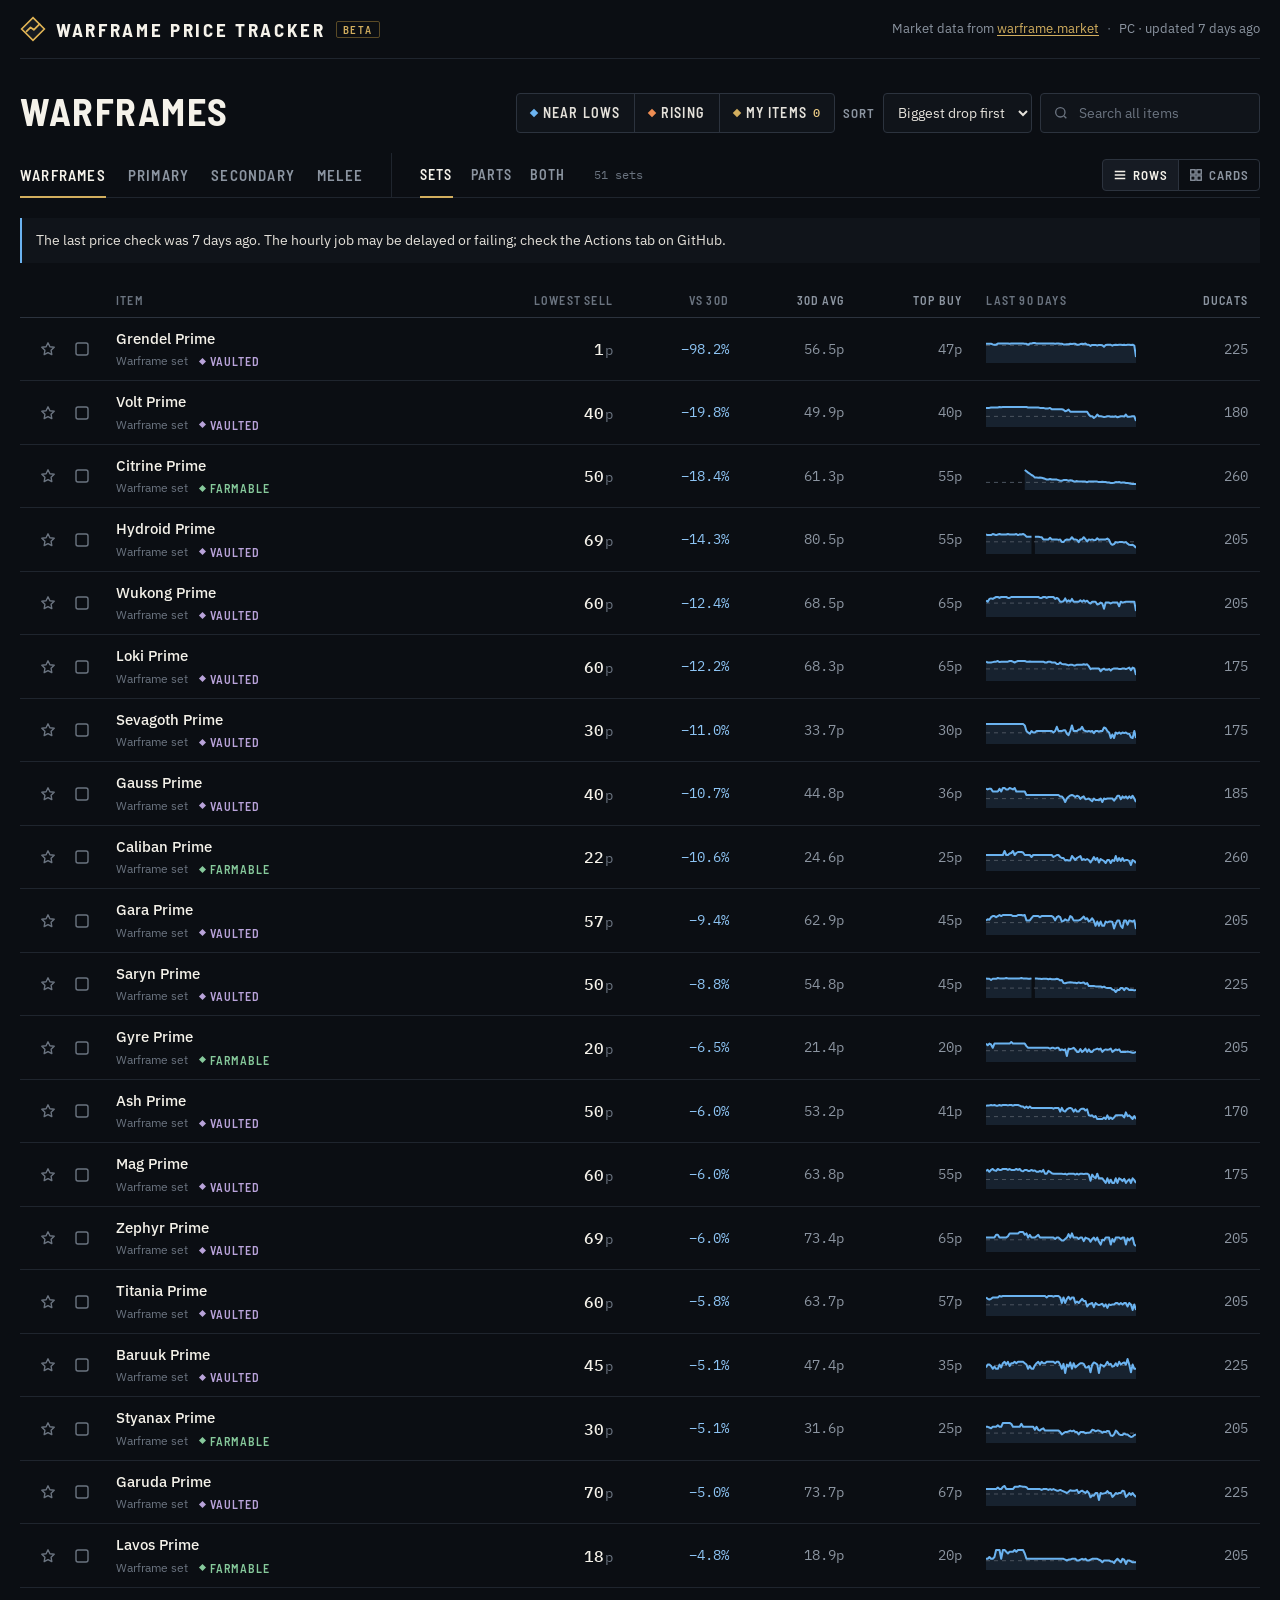
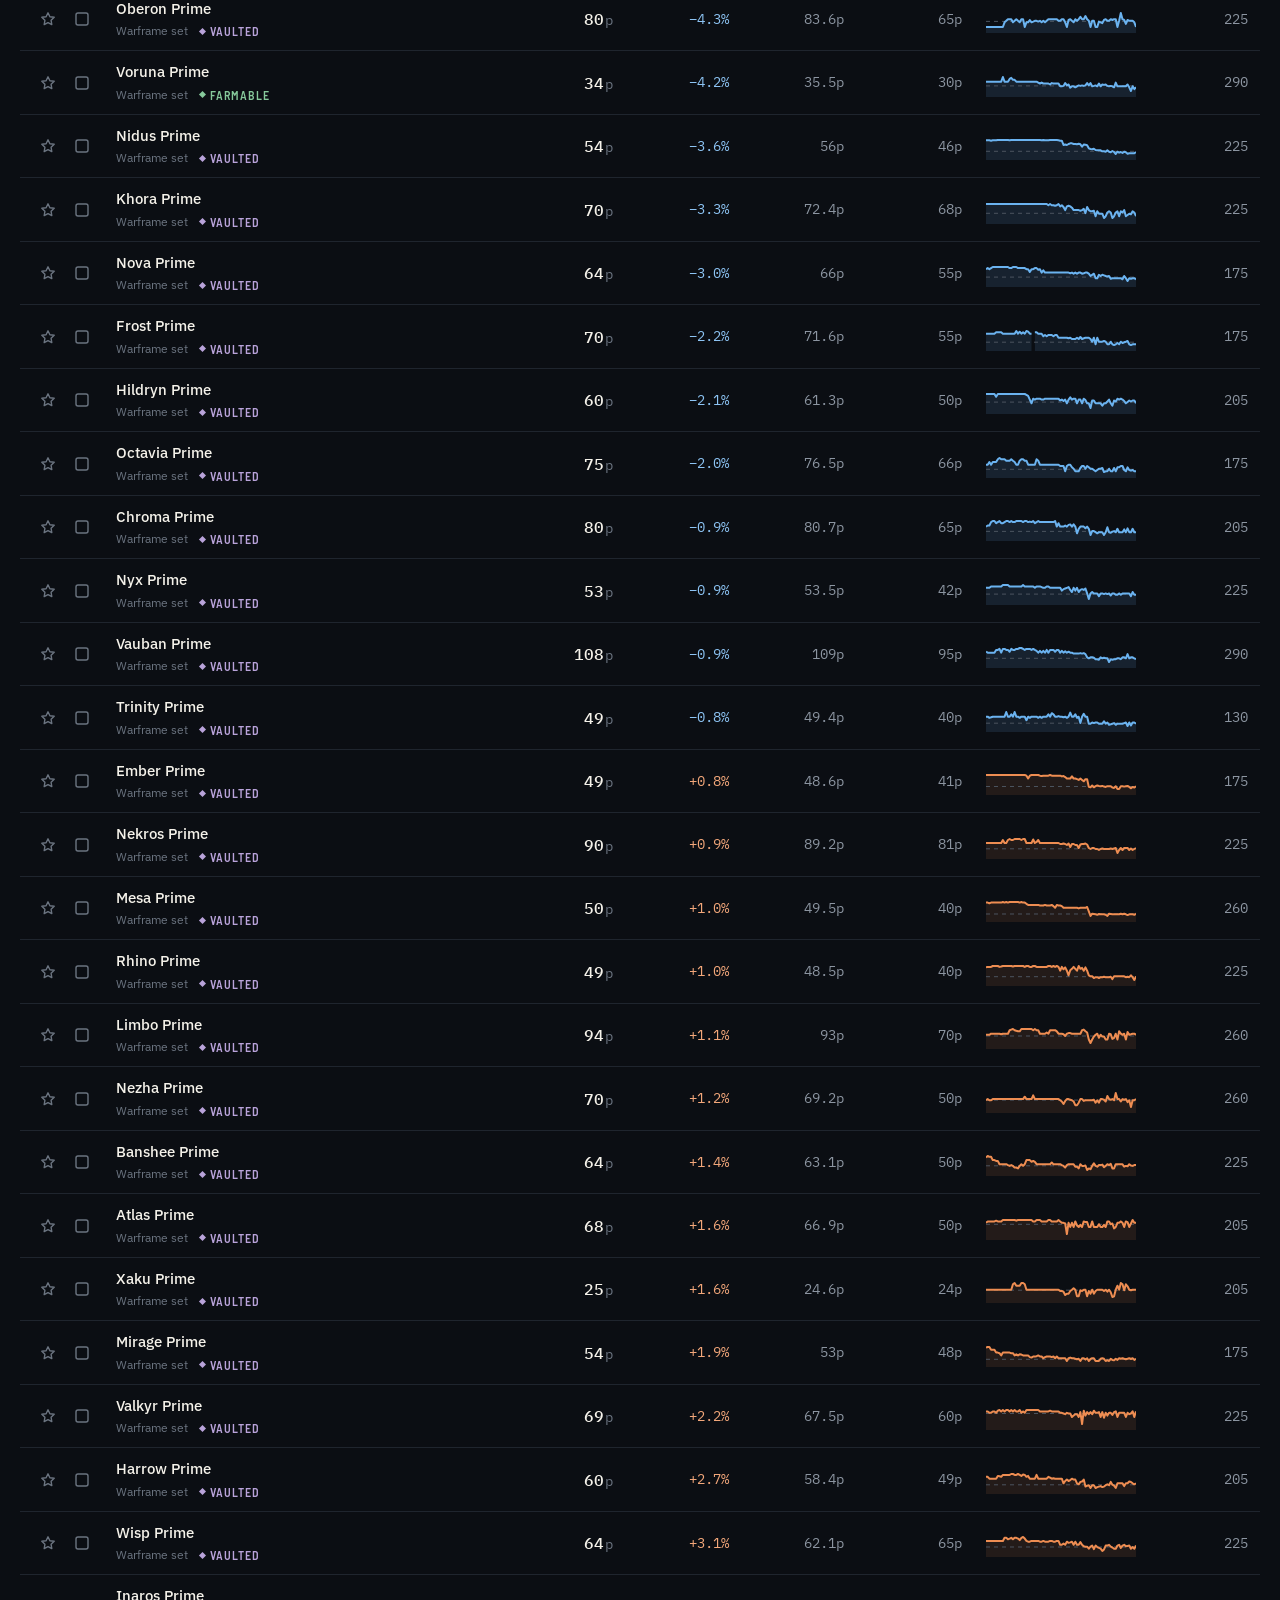
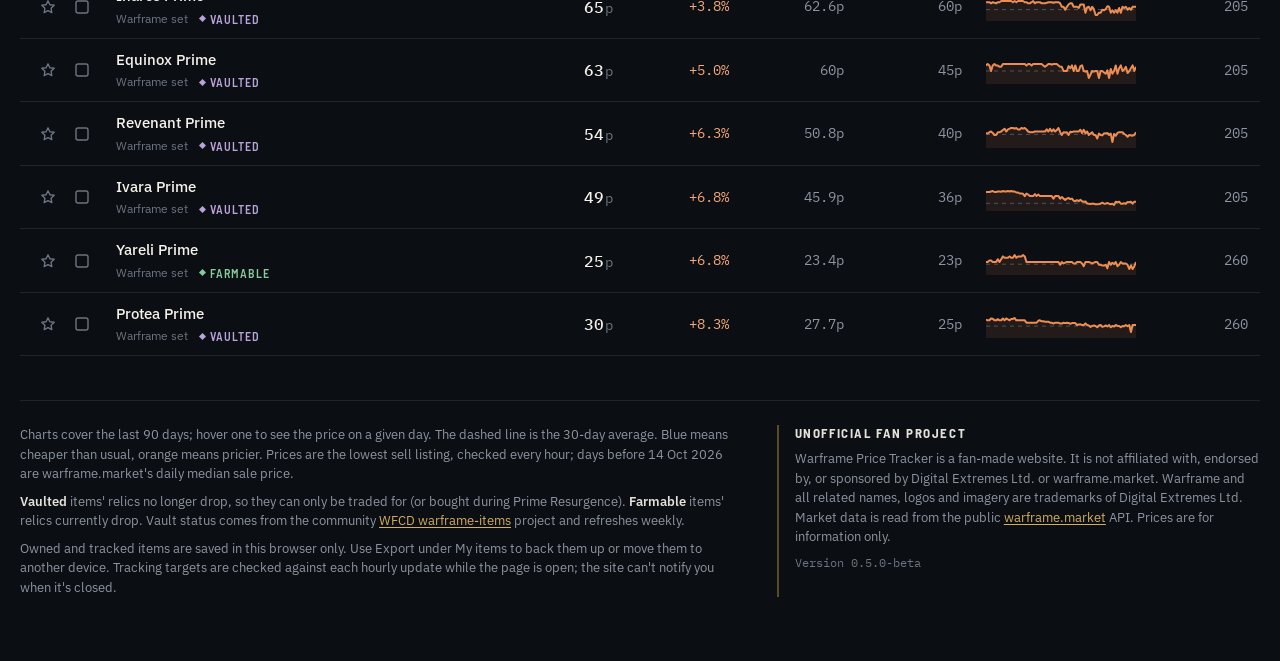
<file: index.html>
<!doctype html>
<html lang="en">
<head>
<meta charset="utf-8">
<meta name="viewport" content="width=device-width, initial-scale=1">
<meta name="robots" content="noindex">
<title>Warframe Price Tracker</title>
<meta name="description" content="Unofficial fan-made price tracker for prime Warframes, weapons and parts, with 90-day history. Market data from warframe.market.">
<link rel="icon" href="data:image/svg+xml,%3Csvg xmlns='http://www.w3.org/2000/svg' viewBox='0 0 32 32'%3E%3Cpath d='M16 2 30 16 16 30 2 16Z' fill='%23151A21' stroke='%23E0B354' stroke-width='2.5'/%3E%3Cpath d='M8 19l5-5 4 3 7-7' fill='none' stroke='%23E0B354' stroke-width='2.5' stroke-linecap='round' stroke-linejoin='round'/%3E%3C/svg%3E">
<link rel="preconnect" href="https://fonts.googleapis.com">
<link rel="preconnect" href="https://fonts.gstatic.com" crossorigin>
<link href="https://fonts.googleapis.com/css2?family=Barlow+Semi+Condensed:wght@500;600;700&family=IBM+Plex+Sans:wght@400;500;600&family=IBM+Plex+Mono:wght@400;500&display=swap" rel="stylesheet">
<link rel="stylesheet" href="assets/style.css">
<script src="assets/app.js" defer></script>
</head>
<body>
<div class="wrap">
  <header class="brand">
    <a class="brand-home" href="./" aria-label="Warframe Price Tracker, home">
      <svg class="brand-logo" viewBox="0 0 32 32" aria-hidden="true"><path d="M16 2 30 16 16 30 2 16Z" fill="#151A21" stroke="#E0B354" stroke-width="2"/><path d="M8 19l5-5 4 3 7-7" fill="none" stroke="#E0B354" stroke-width="2.2" stroke-linecap="round" stroke-linejoin="round"/></svg>
      <span class="brand-name">Warframe Price Tracker</span>
      <span class="beta" title="Early version: numbers and layout may change">Beta</span>
    </a>
    <p class="brand-source">Market data from <a href="https://warframe.market" rel="noopener">warframe.market</a><span class="dot" aria-hidden="true">·</span><span id="meta">loading…</span></p>
  </header>

  <section class="top">
    <h1 id="heading">Prime Warframes</h1>
    <div class="controls">
      <div class="picks" id="picks" role="group" aria-label="Lists">
        <button type="button" class="pick-btn buy" data-group="buy" aria-pressed="false">Near lows</button>
        <button type="button" class="pick-btn sell" data-group="sell" aria-pressed="false">Rising</button>
        <button type="button" class="pick-btn owned" data-group="mine" aria-pressed="false">My items <span id="owned-count" class="pill">0</span></button>
      </div>
      <label class="field">Sort
        <select id="sort">
          <option value="drop">Biggest drop first</option>
          <option value="rise">Biggest rise first</option>
          <option value="name">Name</option>
          <option value="price-low">Cheapest first</option>
          <option value="price-high">Priciest first</option>
        </select>
      </label>
      <label class="search">
        <svg width="16" height="16" viewBox="0 0 24 24" fill="none" stroke="currentColor" stroke-width="2" aria-hidden="true"><circle cx="11" cy="11" r="7"/><path d="M20 20l-3.5-3.5"/></svg>
        <span class="sr-only">Search all items</span>
        <input id="search" type="search" placeholder="Search all items" autocomplete="off">
      </label>
    </div>
  </section>

  <nav class="filters" aria-label="Item type">
    <div class="tabs" id="groups" role="group" aria-label="Category">
      <button type="button" data-group="warframe" aria-pressed="true">Warframes</button>
      <button type="button" data-group="primary" aria-pressed="false">Primary</button>
      <button type="button" data-group="secondary" aria-pressed="false">Secondary</button>
      <button type="button" data-group="melee" aria-pressed="false">Melee</button>
    </div>
    <div class="tabs" id="kinds" role="group" aria-label="Sets or parts">
      <button type="button" data-kind="set" aria-pressed="true">Sets</button>
      <button type="button" data-kind="part" aria-pressed="false">Parts</button>
      <button type="button" data-kind="all" aria-pressed="false">Both</button>
    </div>
    <span id="count" class="count"></span>
    <div class="layout" id="layout" role="group" aria-label="Layout">
      <button type="button" data-layout="rows" aria-pressed="true">
        <svg viewBox="0 0 16 16" aria-hidden="true"><path d="M2 4h12M2 8h12M2 12h12"/></svg>Rows</button>
      <button type="button" data-layout="cards" aria-pressed="false">
        <svg viewBox="0 0 16 16" aria-hidden="true"><rect x="2" y="2" width="5" height="5"/><rect x="9" y="2" width="5" height="5"/><rect x="2" y="9" width="5" height="5"/><rect x="9" y="9" width="5" height="5"/></svg>Cards</button>
    </div>
  </nav>

  <div id="mine-bar" class="mine-bar" hidden>
    <div class="tabs" id="mine-tabs" role="group" aria-label="My items">
      <button type="button" data-group="owned" aria-pressed="false">Owned <span class="n" id="n-owned"></span></button>
      <button type="button" data-group="watch" aria-pressed="false">Tracking <span class="n" id="n-watch"></span></button>
    </div>
    <div class="pf-actions">
      <button type="button" class="pf-btn" id="export-btn" title="Download your owned and tracked lists as a file">Export</button>
      <button type="button" class="pf-btn" id="import-btn" title="Load a file made with Export">Import</button>
    </div>
  </div>
  <p id="pick-note" class="pick-note" hidden></p>
  <div id="notice" class="notice" hidden></div>
  <section id="portfolio" class="portfolio" aria-label="Value of your owned items" hidden></section>

  <main id="grid" class="grid" aria-live="polite">
    <p class="empty">Loading prices…</p>
  </main>

  <footer class="foot">
    <div class="foot-info">
      <p>Charts cover the last 90 days; hover one to see the price on a given day. The dashed line is the 30-day average. Blue means cheaper than usual, orange means pricier. Prices are the lowest sell listing, checked every hour; days before 14 Oct 2026 are warframe.market's daily median sale price.</p>
      <p><b>Vaulted</b> items' relics no longer drop, so they can only be traded for (or bought during Prime Resurgence). <b>Farmable</b> items' relics currently drop. Vault status comes from the community <a href="https://github.com/WFCD/warframe-items" rel="noopener">WFCD warframe-items</a> project and refreshes weekly.</p>
      <p>Owned and tracked items are saved in this browser only. Use Export under My items to back them up or move them to another device. Tracking targets are checked against each hourly update while the page is open; the site can't notify you when it's closed.</p>
    </div>
    <div class="disclaimer">
      <p class="disclaimer-title">Unofficial fan project</p>
      <p>Warframe Price Tracker is a fan-made website. It is not affiliated with, endorsed by, or sponsored by Digital Extremes Ltd. or warframe.market. Warframe and all related names, logos and imagery are trademarks of Digital Extremes Ltd. Market data is read from the public <a href="https://warframe.market" rel="noopener">warframe.market</a> API. Prices are for information only.</p>
      <p class="version"><span id="version"></span></p>
    </div>
  </footer>
</div>
</body>
</html>
</file>
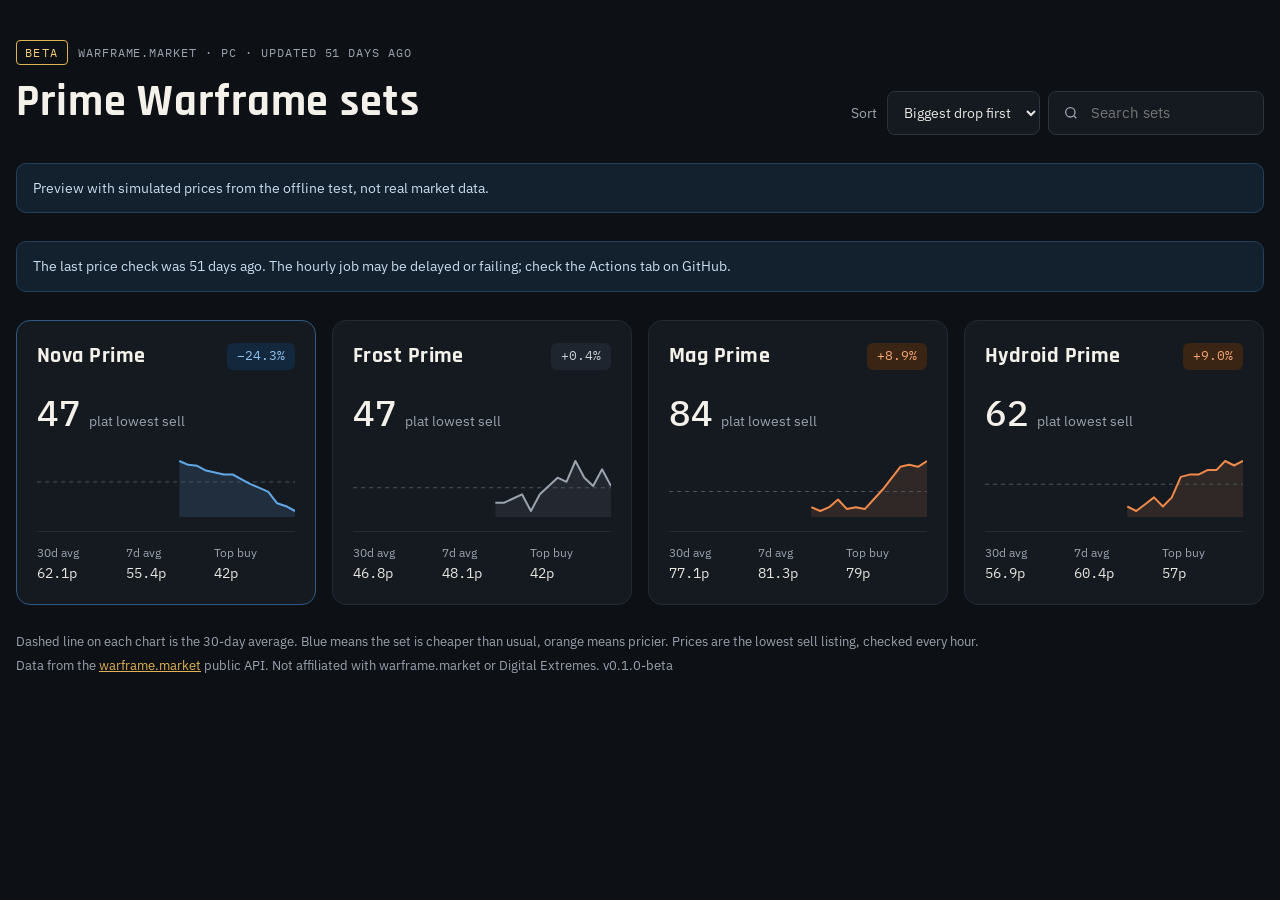
<file: prime-set-tracker/preview.html>
<!doctype html>
<html lang="en">
<head>
<meta charset="utf-8">
<meta name="viewport" content="width=device-width, initial-scale=1">
<meta name="robots" content="noindex">
<title>Prime Set Tracker (beta)</title>
<meta name="description" content="Price trends for prime Warframe sets, snapshotted hourly from the warframe.market API.">
<link rel="preconnect" href="https://fonts.googleapis.com">
<link rel="preconnect" href="https://fonts.gstatic.com" crossorigin>
<link href="https://fonts.googleapis.com/css2?family=Rajdhani:wght@600;700&family=IBM+Plex+Sans:wght@400;500;600&family=IBM+Plex+Mono:wght@400;500&display=swap" rel="stylesheet">
<style>:root {
  --ground: #0D1015;
  --panel: #151A21;
  --panel-2: #1E252E;
  --line: #232A33;
  --line-2: #2B333D;
  --text: #E8E6E1;
  --text-strong: #F4F1EA;
  --muted: #9AA3AE;
  --gold: #E0B354;
  --gold-soft: #F2CD7A;
  --down: #62A8E8;
  --down-text: #8CC2F2;
  --down-bg: #13283D;
  --up: #F08A4B;
  --up-text: #F5A673;
  --up-bg: #3A2414;
  --font-body: "IBM Plex Sans", system-ui, sans-serif;
  --font-display: "Rajdhani", "IBM Plex Sans", sans-serif;
  --font-mono: "IBM Plex Mono", ui-monospace, monospace;
  color-scheme: dark;
}

* { box-sizing: border-box; }
body { margin: 0; background: var(--ground); color: var(--text); font-family: var(--font-body); font-size: 15px; line-height: 1.45; }
a { color: var(--gold); }
a:hover { color: var(--gold-soft); }
.sr-only { position: absolute; width: 1px; height: 1px; overflow: hidden; clip: rect(0 0 0 0); white-space: nowrap; }

.wrap { max-width: 1280px; margin: 0 auto; padding: 40px 16px 64px; display: flex; flex-direction: column; gap: 28px; }

.top { display: flex; flex-wrap: wrap; align-items: flex-end; justify-content: space-between; gap: 16px; }
.titles { display: flex; flex-direction: column; gap: 6px; }
.eyebrow { display: flex; flex-wrap: wrap; align-items: center; gap: 10px; font-family: var(--font-mono); font-size: 12px; letter-spacing: 0.08em; text-transform: uppercase; color: var(--muted); }
.beta { padding: 3px 8px; border-radius: 4px; border: 1px solid var(--gold); color: var(--gold-soft); letter-spacing: 0.12em; }
h1 { margin: 0; font-family: var(--font-display); font-weight: 700; font-size: clamp(32px, 6vw, 44px); letter-spacing: 0.02em; color: var(--text-strong); }

.controls { display: flex; flex-wrap: wrap; gap: 8px; }
.field { display: flex; align-items: center; gap: 10px; font-size: 14px; color: var(--muted); }
select, .search { height: 44px; border-radius: 8px; border: 1px solid var(--line-2); background: var(--panel); color: var(--text); font: inherit; }
select { padding: 0 12px; }
.search { display: flex; align-items: center; gap: 10px; padding: 0 14px; color: var(--muted); }
.search input { width: 160px; border: 0; background: transparent; color: var(--text); font: inherit; }
.search:focus-within, select:focus-visible { outline: 2px solid var(--gold); outline-offset: 2px; }
.search input:focus { outline: none; }

.notice { padding: 14px 16px; border-radius: 10px; background: #13202D; border: 1px solid #23415E; color: #C9DDF0; font-size: 14px; }

.grid { display: grid; grid-template-columns: repeat(auto-fill, minmax(280px, 1fr)); gap: 16px; }
.empty { grid-column: 1 / -1; color: var(--muted); }

.card { display: flex; flex-direction: column; gap: 14px; padding: 20px; border-radius: 14px; background: var(--panel); border: 1px solid var(--line); color: var(--text); text-decoration: none; transition: border-color 120ms ease; }
.card:hover { color: var(--text); border-color: var(--line-2); }
.card:focus-visible { outline: 2px solid var(--gold); outline-offset: 2px; }
.card.deal { border-color: #2F5A82; }
.card-head { display: flex; align-items: center; justify-content: space-between; gap: 8px; }
.card-name { font-family: var(--font-display); font-weight: 700; font-size: 22px; letter-spacing: 0.02em; color: var(--text-strong); }
.badge { padding: 4px 10px; border-radius: 6px; font-family: var(--font-mono); font-size: 13px; white-space: nowrap; background: var(--panel-2); color: #C9CED4; }
.badge.down { background: var(--down-bg); color: var(--down-text); }
.badge.up { background: var(--up-bg); color: var(--up-text); }
.price { display: flex; align-items: baseline; gap: 8px; }
.price-num { font-family: var(--font-mono); font-size: 36px; font-weight: 500; color: var(--text-strong); }
.price-label { font-size: 14px; color: var(--muted); }
.chart { width: 100%; height: 64px; display: block; }
.chart-empty { height: 64px; display: flex; align-items: center; justify-content: center; border-radius: 8px; background: var(--ground); color: var(--muted); font-size: 13px; text-align: center; padding: 0 12px; }
.stats { display: grid; grid-template-columns: repeat(3, minmax(0, 1fr)); gap: 8px; padding-top: 12px; border-top: 1px solid var(--line); font-size: 12px; color: var(--muted); }
.stats div { display: flex; flex-direction: column; gap: 2px; }
.stats b { font-family: var(--font-mono); font-size: 14px; font-weight: 400; color: var(--text); }

.foot { display: flex; flex-direction: column; gap: 6px; font-size: 13px; color: var(--muted); }
.foot p { margin: 0; }
</style>

</head>
<body>
<div class="wrap">
  <header class="top">
    <div class="titles">
      <div class="eyebrow">
        <span class="beta" title="Early version: numbers and layout may change">Beta</span>
        <span id="meta">warframe.market · loading…</span>
      </div>
      <h1>Prime Warframe sets</h1>
    </div>
    <div class="controls">
      <label class="field">Sort
        <select id="sort">
          <option value="drop">Biggest drop first</option>
          <option value="rise">Biggest rise first</option>
          <option value="name">Name</option>
          <option value="price-low">Cheapest first</option>
          <option value="price-high">Priciest first</option>
        </select>
      </label>
      <label class="search">
        <svg width="16" height="16" viewBox="0 0 24 24" fill="none" stroke="currentColor" stroke-width="2" aria-hidden="true"><circle cx="11" cy="11" r="7"/><path d="M20 20l-3.5-3.5"/></svg>
        <span class="sr-only">Search sets</span>
        <input id="search" type="search" placeholder="Search sets" autocomplete="off">
      </label>
    </div>
  </header>

  <div class="notice">Preview with simulated prices from the offline test, not real market data.</div><div id="notice" class="notice" hidden></div>

  <main id="grid" class="grid" aria-live="polite">
    <p class="empty">Loading prices…</p>
  </main>

  <footer class="foot">
    <p>Dashed line on each chart is the 30-day average. Blue means the set is cheaper than usual, orange means pricier. Prices are the lowest sell listing, checked every hour.</p>
    <p>Data from the <a href="https://warframe.market">warframe.market</a> public API. Not affiliated with warframe.market or Digital Extremes. <span id="version"></span></p>
  </footer>
</div>
<script>window.PST_DATA = {
 "version": "0.1.0-beta",
 "platform": "pc",
 "generated": "2026-10-14T21:00:00Z",
 "snapshot": "2026-10-14T21:00:00Z",
 "spark_start": "2026-09-15",
 "sets": [
  {
   "slug": "frost_prime_set",
   "name": "Frost Prime Set",
   "ducats": 175,
   "sell": 47.0,
   "buy": 42.0,
   "avg7": 48.1,
   "avg30": 46.8,
   "change_pct": 0.4,
   "spark": [
    null,
    null,
    null,
    null,
    null,
    null,
    null,
    null,
    null,
    null,
    null,
    null,
    null,
    null,
    null,
    null,
    45.0,
    45.0,
    45.5,
    46.0,
    44.0,
    46.0,
    47.0,
    48.0,
    47.5,
    50.0,
    48.0,
    47.0,
    49.0,
    47.0
   ],
   "tracked_since": "2026-10-01"
  },
  {
   "slug": "hydroid_prime_set",
   "name": "Hydroid Prime Set",
   "ducats": 205,
   "sell": 62.0,
   "buy": 57.0,
   "avg7": 60.4,
   "avg30": 56.9,
   "change_pct": 9.0,
   "spark": [
    null,
    null,
    null,
    null,
    null,
    null,
    null,
    null,
    null,
    null,
    null,
    null,
    null,
    null,
    null,
    null,
    52.0,
    51.0,
    52.5,
    54.0,
    52.0,
    54.0,
    58.5,
    59.0,
    59.0,
    60.0,
    60.0,
    62.0,
    61.0,
    62.0
   ],
   "tracked_since": "2026-10-01"
  },
  {
   "slug": "mag_prime_set",
   "name": "Mag Prime Set",
   "ducats": null,
   "sell": 84.0,
   "buy": 79.0,
   "avg7": 81.3,
   "avg30": 77.1,
   "change_pct": 8.9,
   "spark": [
    null,
    null,
    null,
    null,
    null,
    null,
    null,
    null,
    null,
    null,
    null,
    null,
    null,
    null,
    null,
    null,
    73.0,
    72.0,
    73.0,
    75.0,
    72.5,
    73.0,
    72.5,
    75.0,
    77.5,
    80.5,
    83.5,
    84.0,
    83.5,
    85.0
   ],
   "tracked_since": "2026-10-01"
  },
  {
   "slug": "nova_prime_set",
   "name": "Nova Prime Set",
   "ducats": null,
   "sell": 47.0,
   "buy": 42.0,
   "avg7": 55.4,
   "avg30": 62.1,
   "change_pct": -24.3,
   "spark": [
    null,
    null,
    null,
    null,
    null,
    null,
    null,
    null,
    null,
    null,
    null,
    null,
    null,
    null,
    null,
    null,
    73.0,
    71.0,
    70.5,
    68.0,
    67.0,
    66.0,
    66.0,
    63.5,
    61.0,
    59.0,
    57.0,
    51.0,
    49.5,
    47.0
   ],
   "tracked_since": "2026-10-01"
  }
 ]
}
;</script><script>// Prime Set Tracker (beta): renders data/latest.json as a wall of cards.
(() => {
  "use strict";

  const STALE_HOURS = 3;
  const SVG = "http://www.w3.org/2000/svg";
  const grid = document.getElementById("grid");
  const meta = document.getElementById("meta");
  const notice = document.getElementById("notice");
  const sortSel = document.getElementById("sort");
  const search = document.getElementById("search");
  let sets = [];

  const el = (tag, cls, text) => {
    const n = document.createElement(tag);
    if (cls) n.className = cls;
    if (text != null) n.textContent = text;
    return n;
  };
  const svg = (tag, attrs) => {
    const n = document.createElementNS(SVG, tag);
    for (const [k, v] of Object.entries(attrs)) n.setAttribute(k, v);
    return n;
  };
  const plat = (v) => (v == null ? "–" : `${Math.round(v * 10) / 10}p`);
  const shortName = (name) => name.replace(/ Set$/, "");

  function ago(iso) {
    const mins = Math.round((Date.now() - new Date(iso).getTime()) / 60000);
    if (mins < 1) return "just now";
    if (mins < 60) return `${mins} min ago`;
    const h = Math.round(mins / 60);
    return h < 48 ? `${h} h ago` : `${Math.round(h / 24)} days ago`;
  }

  function sparkline(item) {
    const pts = item.spark.map((v, i) => [i, v]).filter(([, v]) => v != null);
    if (pts.length < 2) {
      const since = item.tracked_since ? ` since ${item.tracked_since}` : "";
      return el("div", "chart-empty", `Collecting history${since}`);
    }
    const W = 240, H = 64, n = item.spark.length - 1;
    const values = pts.map(([, v]) => v).concat(item.avg30 != null ? [item.avg30] : []);
    const min = Math.min(...values), max = Math.max(...values), span = max - min || 1;
    const x = (i) => (i / n) * W;
    const y = (v) => H - 6 - ((v - min) / span) * (H - 14);

    // Break the line where days are missing instead of drawing across gaps.
    let d = "", area = "", prev = -2, segStart = null;
    const closeArea = (lastI) => { if (segStart != null) area += `L${x(lastI).toFixed(1)},${H}L${x(segStart).toFixed(1)},${H}Z`; };
    for (const [i, v] of pts) {
      const p = `${x(i).toFixed(1)},${y(v).toFixed(1)}`;
      if (i !== prev + 1) { closeArea(prev); d += `M${p}`; area += `M${p}`; segStart = i; }
      else { d += `L${p}`; area += `L${p}`; }
      prev = i;
    }
    closeArea(prev);

    const dir = item.change_pct == null ? "flat" : item.change_pct < -0.5 ? "down" : item.change_pct > 0.5 ? "up" : "flat";
    const stroke = { down: "#62A8E8", up: "#F08A4B", flat: "#9AA3AE" }[dir];
    const fill = { down: "rgba(98,168,232,0.14)", up: "rgba(240,138,75,0.12)", flat: "rgba(154,163,174,0.10)" }[dir];
    const label = `${item.name}, ${pts.length} days of prices` +
      (item.avg30 != null ? `, 30-day average ${plat(item.avg30)}` : "");

    const s = svg("svg", { class: "chart", viewBox: `0 0 ${W} ${H}`, preserveAspectRatio: "none", role: "img", "aria-label": label });
    s.appendChild(svg("path", { d: area, fill }));
    if (item.avg30 != null) {
      const ay = y(item.avg30).toFixed(1);
      s.appendChild(svg("line", { x1: 0, x2: W, y1: ay, y2: ay, stroke: "#4A535E", "stroke-width": 1, "stroke-dasharray": "4 4", "vector-effect": "non-scaling-stroke" }));
    }
    s.appendChild(svg("path", { d, fill: "none", stroke, "stroke-width": 2, "stroke-linejoin": "round", "vector-effect": "non-scaling-stroke" }));
    return s;
  }

  function card(item) {
    const a = el("a", "card");
    a.href = `https://warframe.market/items/${encodeURIComponent(item.slug)}`;
    a.target = "_blank";
    a.rel = "noopener";
    if (item.change_pct != null && item.change_pct < -4) a.classList.add("deal");

    const head = el("div", "card-head");
    head.appendChild(el("div", "card-name", shortName(item.name)));
    let badge;
    if (item.change_pct == null) badge = el("span", "badge", "New");
    else {
      const p = item.change_pct;
      const dir = p < -0.5 ? "down" : p > 0.5 ? "up" : "";
      badge = el("span", `badge ${dir}`.trim(), `${p > 0 ? "+" : p < 0 ? "−" : ""}${Math.abs(p).toFixed(1)}%`);
      badge.title = "Lowest sell vs 30-day average";
    }
    head.appendChild(badge);

    const price = el("div", "price");
    price.appendChild(el("span", "price-num", item.sell == null ? "–" : String(Math.round(item.sell))));
    price.appendChild(el("span", "price-label", item.sell == null ? "no sellers right now" : "plat lowest sell"));

    const stats = el("div", "stats");
    for (const [label, value] of [["30d avg", plat(item.avg30)], ["7d avg", plat(item.avg7)], ["Top buy", plat(item.buy)]]) {
      const d = el("div", null, label);
      d.appendChild(el("b", null, value));
      stats.appendChild(d);
    }

    a.append(head, price, sparkline(item), stats);
    return a;
  }

  const sorters = {
    drop: (a, b) => (a.change_pct ?? Infinity) - (b.change_pct ?? Infinity),
    rise: (a, b) => (b.change_pct ?? -Infinity) - (a.change_pct ?? -Infinity),
    name: (a, b) => a.name.localeCompare(b.name),
    "price-low": (a, b) => (a.sell ?? Infinity) - (b.sell ?? Infinity),
    "price-high": (a, b) => (b.sell ?? -Infinity) - (a.sell ?? -Infinity),
  };

  function render() {
    const q = search.value.trim().toLowerCase();
    const list = sets.filter((s) => s.name.toLowerCase().includes(q)).sort(sorters[sortSel.value] || sorters.name);
    grid.replaceChildren(...(list.length ? list.map(card) : [el("p", "empty", "No sets match your search.")]));
  }

  async function load() {
    try {
      const res = { ok: true, json: async () => window.PST_DATA };
      if (!res.ok) throw new Error(`HTTP ${res.status}`);
      const data = await res.json();
      sets = data.sets || [];
      document.getElementById("version").textContent = `v${data.version}`;
      meta.textContent = data.snapshot
        ? `warframe.market · ${data.platform.toUpperCase()} · updated ${ago(data.snapshot)}`
        : `warframe.market · ${data.platform.toUpperCase()} · no snapshot yet`;
      if (data.snapshot) meta.title = new Date(data.snapshot).toLocaleString();
      const hoursOld = data.snapshot ? (Date.now() - new Date(data.snapshot).getTime()) / 3.6e6 : null;
      if (hoursOld != null && hoursOld > STALE_HOURS) {
        notice.textContent = `The last price check was ${ago(data.snapshot)}. The hourly job may be delayed or failing; check the Actions tab on GitHub.`;
        notice.hidden = false;
      }
      render();
    } catch (err) {
      grid.replaceChildren(el("p", "empty", "Couldn't load prices yet. If the tracker was just set up, wait for the first hourly run."));
      meta.textContent = "warframe.market · no data";
      console.error(err);
    }
  }

  sortSel.addEventListener("change", render);
  search.addEventListener("input", render);
  load();
})();
</script></body>
</html>
</file>
<file: assets/style.css>
/* Warframe Price Tracker
   Visual language: a market terminal with an Orokin accent. Near-square corners,
   hairline rules, one gold accent used sparingly, condensed uppercase labels,
   tabular numbers. Colour carries meaning only (cheaper / pricier / vault). */

:root {
  --ground: #0B0E13;
  --panel: #10141A;
  --panel-2: #161B23;
  --row-hover: #131820;
  --line: #1F252E;
  --line-2: #2C333E;
  --text: #E4E1DA;
  --text-strong: #F5F2EA;
  --muted: #8C95A1;      /* 6.2:1 on --ground */
  --dim: #6B7480;        /* labels only, never body copy */
  --gold: #D2AE5E;
  --gold-soft: #EBCB85;
  --gold-line: #5A4A26;
  --down: #6BB3F0;       /* cheaper than usual */
  --down-text: #8DC4F4;
  --up: #EE8D52;         /* pricier than usual */
  --up-text: #F3A77A;
  --vaulted: #B9A3DA;
  --farmable: #86C99B;
  --radius: 4px;
  --font-body: "IBM Plex Sans", system-ui, sans-serif;
  --font-label: "Barlow Semi Condensed", "IBM Plex Sans", sans-serif;
  --font-mono: "IBM Plex Mono", ui-monospace, monospace;
  color-scheme: dark;
}

* { box-sizing: border-box; }
body { margin: 0; background: var(--ground); color: var(--text); font-family: var(--font-body); font-size: 15px; line-height: 1.5; font-variant-numeric: tabular-nums; }
a { color: var(--gold); text-underline-offset: 2px; }
a:hover { color: var(--gold-soft); }
button { font: inherit; color: inherit; }
[hidden] { display: none !important; }
.sr-only { position: absolute; width: 1px; height: 1px; overflow: hidden; clip: rect(0 0 0 0); white-space: nowrap; }
:focus-visible { outline: 2px solid var(--gold); outline-offset: 2px; }

.wrap { max-width: 1320px; margin: 0 auto; padding: 0 20px 64px; display: flex; flex-direction: column; gap: 20px; }

/* ---- brand bar */
.brand { display: flex; flex-wrap: wrap; align-items: center; justify-content: space-between; gap: 8px 24px; padding: 16px 0; border-bottom: 1px solid var(--line); }
.brand-home { display: flex; align-items: center; gap: 10px; color: var(--text-strong); text-decoration: none; }
.brand-home:hover { color: var(--text-strong); }
.brand-logo { width: 26px; height: 26px; flex: none; }
.brand-name { font: 700 19px var(--font-label); letter-spacing: 0.14em; text-transform: uppercase; }
.beta { padding: 1px 6px; border: 1px solid var(--gold-line); border-radius: 2px; color: var(--gold); font: 600 11px var(--font-label); letter-spacing: 0.16em; text-transform: uppercase; }
.brand-source { margin: 0; font-size: 13px; color: var(--muted); }
.brand-source .dot { margin: 0 8px; color: var(--dim); }

/* ---- title + controls */
.top { display: flex; flex-wrap: wrap; align-items: flex-end; justify-content: space-between; gap: 16px; padding-top: 12px; }
h1 { margin: 0; font: 700 clamp(28px, 4.5vw, 38px)/1.1 var(--font-label); letter-spacing: 0.04em; text-transform: uppercase; color: var(--text-strong); }
.controls { display: flex; flex-wrap: wrap; align-items: center; gap: 8px; }

.picks { display: flex; }
.pick-btn { display: inline-flex; align-items: center; gap: 6px; height: 40px; padding: 0 14px; border: 1px solid var(--line-2); background: var(--panel); color: var(--text); font: 600 14px var(--font-label); letter-spacing: 0.08em; text-transform: uppercase; cursor: pointer; transition: background-color 150ms, border-color 150ms, color 150ms; }
.pick-btn + .pick-btn { margin-left: -1px; }
.pick-btn:first-child { border-radius: var(--radius) 0 0 var(--radius); }
.pick-btn:last-child { border-radius: 0 var(--radius) var(--radius) 0; }
.pick-btn::before { content: ""; width: 6px; height: 6px; transform: rotate(45deg); background: var(--dim); }
.pick-btn.buy::before { background: var(--down); }
.pick-btn.sell::before { background: var(--up); }
.pick-btn.owned::before { background: var(--gold); }
.pick-btn:hover { background: var(--panel-2); }
.pick-btn[aria-pressed="true"] { position: relative; z-index: 1; background: var(--panel-2); border-color: var(--gold-line); color: var(--text-strong); box-shadow: inset 0 -2px 0 var(--gold); }
.pill { font: 500 12px var(--font-mono); letter-spacing: 0; color: var(--gold-soft); }

.field { display: flex; align-items: center; gap: 8px; font: 600 13px var(--font-label); letter-spacing: 0.08em; text-transform: uppercase; color: var(--muted); }
select, .search { height: 40px; border-radius: var(--radius); border: 1px solid var(--line-2); background: var(--panel); color: var(--text); font: 14px var(--font-body); }
select { padding: 0 10px; cursor: pointer; }
select:disabled { opacity: 0.45; cursor: default; }
.search { display: flex; align-items: center; gap: 8px; padding: 0 12px; color: var(--dim); }
.search input { width: 170px; border: 0; background: transparent; color: var(--text); font: inherit; }
.search input::placeholder { color: var(--dim); }
.search:focus-within { border-color: var(--gold-line); outline: 2px solid var(--gold); outline-offset: 1px; }
.search input:focus { outline: none; }

/* ---- filter bar: plain text tabs with an underline, not boxed pills */
.filters { display: flex; flex-wrap: wrap; align-items: stretch; gap: 0 28px; border-bottom: 1px solid var(--line); }
.tabs { display: flex; gap: 22px; }
.tabs button { position: relative; min-height: 44px; padding: 0; border: 0; background: none; color: var(--muted); font: 600 15px var(--font-label); letter-spacing: 0.08em; text-transform: uppercase; cursor: pointer; transition: color 150ms; }
.tabs button:hover { color: var(--text); }
.tabs button[aria-pressed="true"] { color: var(--text-strong); }
.tabs button[aria-pressed="true"]::after { content: ""; position: absolute; left: 0; right: 0; bottom: -1px; height: 2px; background: var(--gold); }
.tabs.off button[aria-pressed="true"] { color: var(--muted); }
.tabs.off button[aria-pressed="true"]::after { display: none; }
#kinds { padding-left: 28px; border-left: 1px solid var(--line); gap: 18px; }
#kinds button { font-size: 14px; }
.count { align-self: center; font: 12px var(--font-mono); color: var(--dim); }
.layout { display: flex; align-self: center; margin-left: auto; }
.layout button { display: inline-flex; align-items: center; gap: 6px; height: 32px; padding: 0 10px; border: 1px solid var(--line-2); background: transparent; color: var(--muted); font: 600 13px var(--font-label); letter-spacing: 0.08em; text-transform: uppercase; cursor: pointer; }
.layout button + button { margin-left: -1px; }
.layout button:first-child { border-radius: var(--radius) 0 0 var(--radius); }
.layout button:last-child { border-radius: 0 var(--radius) var(--radius) 0; }
.layout button[aria-pressed="true"] { background: var(--panel-2); color: var(--text-strong); }
.layout svg { width: 14px; height: 14px; fill: none; stroke: currentColor; stroke-width: 1.5; }

.pick-note { margin: 0; max-width: 80ch; font-size: 14px; color: var(--muted); }
.notice { padding: 12px 14px; border-left: 2px solid var(--down); background: var(--panel); color: var(--text); font-size: 14px; }

/* ---- rows layout */
.grid.is-rows { display: block; }
.tbl { width: 100%; border-collapse: collapse; }
.tbl th { position: sticky; top: 0; z-index: 2; padding: 10px 12px; background: var(--ground); border-bottom: 1px solid var(--line-2); text-align: left; font: 600 12px var(--font-label); letter-spacing: 0.1em; text-transform: uppercase; color: var(--dim); white-space: nowrap; }
.tbl td { padding: 10px 12px; border-bottom: 1px solid var(--line); vertical-align: middle; }
.tbl tbody tr { cursor: pointer; transition: background-color 120ms; }
.tbl tbody tr:hover { background: var(--row-hover); }
.tbl tbody tr.mine td:first-child { box-shadow: inset 2px 0 0 var(--gold); }
.tbl .c-num { text-align: right; font-family: var(--font-mono); font-size: 14px; white-space: nowrap; }
.tbl th.c-num { text-align: right; font: 600 12px var(--font-label); letter-spacing: 0.1em; }
.tbl .c-own { width: 44px; padding-right: 0; }
.tbl .c-item { min-width: 220px; }
.tbl .c-sell b { font-weight: 500; font-size: 16px; color: var(--text-strong); }
.tbl .c-sell .unit { margin-left: 1px; color: var(--dim); }
.tbl .c-avg, .tbl .c-buy, .tbl .c-duc { color: var(--muted); }
.tbl .c-spark { width: 150px; }
.row-link { color: var(--text-strong); font-weight: 500; text-decoration: none; }
.row-link:hover { color: var(--gold-soft); }
.row-sub { display: flex; flex-wrap: wrap; gap: 4px 12px; margin-top: 2px; font-size: 12px; color: var(--dim); }
.row-reason { margin-top: 4px; font-size: 13px; }
.row-reason.buy { color: var(--down-text); }
.row-reason.sell { color: var(--up-text); }
.chg { font-family: var(--font-mono); color: var(--muted); }
.chg.down { color: var(--down-text); }
.chg.up { color: var(--up-text); }
.dim { color: var(--dim); font-size: 12px; }
.chart.mini { width: 150px; height: 28px; display: block; }
/* watch (star) + owned (check) toggles in the first column */
.marks { display: flex; gap: 2px; }
.mark { display: grid; place-items: center; width: 32px; height: 32px; border: 1px solid transparent; border-radius: var(--radius); background: transparent; color: var(--dim); cursor: pointer; transition: color 150ms, border-color 150ms; }
.mark svg { width: 16px; height: 16px; fill: none; stroke: currentColor; stroke-width: 1.4; stroke-linejoin: round; stroke-linecap: round; }
.mark:hover { color: var(--text); border-color: var(--line-2); }
.mark .tick { opacity: 0; }
.mark.star[aria-pressed="true"] { color: var(--gold); }
.mark.star[aria-pressed="true"] svg { fill: currentColor; }
.mark.check[aria-pressed="true"] { color: var(--gold); }
.mark.check[aria-pressed="true"] svg rect { fill: currentColor; }
.mark.check[aria-pressed="true"] .tick { opacity: 1; stroke: var(--ground); stroke-width: 1.8; }
.tbl .c-own { width: 84px; }
.tbl .c-own:has(.own-compact) { width: 130px; }

/* watch targets */
.tbl tbody tr.hit td:first-child { box-shadow: inset 2px 0 0 var(--gold); }
.tbl tbody tr.hit { background: #15140F; }
.watch-line { margin-top: 4px; font: 13px var(--font-mono); color: var(--muted); }
.watch-line.hit { color: var(--gold-soft); }
.watch-line.hit::before { content: ""; display: inline-block; width: 6px; height: 6px; margin-right: 6px; transform: rotate(45deg) translateY(-1px); background: var(--gold); }
.target { display: inline-flex; align-items: center; gap: 6px; font: 600 12px var(--font-label); letter-spacing: 0.08em; text-transform: uppercase; color: var(--dim); }
.target input { width: 72px; height: 32px; padding: 0 8px; border-radius: var(--radius); border: 1px solid var(--line-2); background: var(--panel-2); color: var(--text-strong); font: 14px var(--font-mono); text-align: right; }
.target input:focus { border-color: var(--gold-line); outline: 2px solid var(--gold); outline-offset: 1px; }
.target .unit { font: 13px var(--font-mono); text-transform: none; color: var(--dim); }
.tbl .c-target { width: 150px; white-space: nowrap; }
.tbl .c-target .target-label { display: none; }

/* vault status: a small marker + text, colour plus wording so it never relies on colour alone */
.vault, .chip { display: inline-flex; align-items: center; gap: 5px; font: 600 12px var(--font-label); letter-spacing: 0.08em; text-transform: uppercase; }
.vault::before, .chip::before { content: ""; width: 5px; height: 5px; transform: rotate(45deg); background: currentColor; }
.vault.is-vaulted, .chip.vaulted { color: var(--vaulted); }
.vault.is-farmable, .chip.farmable { color: var(--farmable); }
.vault.is-unknown, .chip.unknown { color: var(--dim); }

/* ---- cards layout */
.grid { display: grid; grid-template-columns: repeat(auto-fill, minmax(270px, 1fr)); gap: 12px; }
.empty { grid-column: 1 / -1; margin: 24px 0; color: var(--muted); }
.card { position: relative; display: flex; flex-direction: column; gap: 12px; padding: 16px; border-radius: var(--radius); background: var(--panel); border: 1px solid var(--line); transition: border-color 150ms; }
.card:hover { border-color: var(--line-2); }
.card:has(.card-link:focus-visible) { outline: 2px solid var(--gold); outline-offset: 2px; }
.card.mine { border-top-color: var(--gold); }
.card-head { display: flex; align-items: flex-start; justify-content: space-between; gap: 8px; }
.card-title { display: flex; flex-direction: column; gap: 3px; min-width: 0; }
.card-sub { font-size: 12px; color: var(--dim); }
.card-name { margin: 0; font: 700 20px/1.15 var(--font-label); letter-spacing: 0.03em; }
.card-link { color: var(--text-strong); text-decoration: none; outline: none; }
.card-link:hover { color: var(--gold-soft); }
.card-link::after { content: ""; position: absolute; inset: 0; }
.card .chart-plot, .card .own { position: relative; z-index: 1; }
.card-tags { display: flex; gap: 8px; }
.badge { font: 500 13px var(--font-mono); white-space: nowrap; color: var(--muted); }
.badge.down { color: var(--down-text); }
.badge.up { color: var(--up-text); }
.price { display: flex; align-items: baseline; gap: 6px; }
.price-num { font: 500 30px/1 var(--font-mono); color: var(--text-strong); }
.price-label { font-size: 13px; color: var(--dim); }
.stats { display: grid; grid-template-columns: repeat(3, minmax(0, 1fr)); gap: 8px; padding-top: 10px; border-top: 1px solid var(--line); font: 600 11px var(--font-label); letter-spacing: 0.08em; text-transform: uppercase; color: var(--dim); }
.stats div { display: flex; flex-direction: column; gap: 2px; }
.stats b { font: 400 14px var(--font-mono); letter-spacing: 0; text-transform: none; color: var(--text); }
.reason { padding-left: 10px; border-left: 2px solid; font-size: 13px; }
.reason.buy { border-color: var(--down); color: var(--down-text); }
.reason.sell { border-color: var(--up); color: var(--up-text); }

/* charts */
.chart-box { display: flex; flex-direction: column; gap: 4px; }
.chart-head { display: flex; justify-content: space-between; min-height: 16px; font: 12px var(--font-mono); color: var(--dim); }
.chart-readout { color: var(--text-strong); }
.chart-plot { padding-right: 44px; cursor: crosshair; touch-action: pan-y; }
.chart { width: 100%; height: 64px; display: block; }
.chart-hi, .chart-lo { position: absolute; right: 0; font: 11px var(--font-mono); color: var(--dim); }
.chart-hi { top: 0; }
.chart-lo { bottom: 0; }
.chart-dot { position: absolute; width: 7px; height: 7px; margin: -3.5px 0 0 -3.5px; background: var(--text-strong); transform: rotate(45deg); pointer-events: none; }
.chart-empty { height: 64px; display: flex; align-items: center; justify-content: center; border: 1px dashed var(--line); color: var(--dim); font-size: 13px; text-align: center; padding: 0 12px; }

/* owned controls */
.own { display: flex; align-items: center; gap: 6px; min-height: 36px; }
.own-add { height: 36px; padding: 0 12px; border-radius: var(--radius); border: 1px dashed var(--line-2); background: transparent; color: var(--muted); font: 600 13px var(--font-label); letter-spacing: 0.08em; text-transform: uppercase; cursor: pointer; transition: border-color 150ms, color 150ms; }
.own-add:hover { border-color: var(--gold); color: var(--gold-soft); }
.own-label { margin-right: auto; font: 600 13px var(--font-label); letter-spacing: 0.08em; text-transform: uppercase; color: var(--gold); }
.own-step { width: 32px; height: 32px; border-radius: var(--radius); border: 1px solid var(--line-2); background: var(--panel-2); font-size: 16px; cursor: pointer; }
.own-step:hover { border-color: var(--gold); }
.own-qty { min-width: 32px; text-align: center; font: 500 14px var(--font-mono); color: var(--text-strong); }
.own-worth { font: 12px var(--font-mono); color: var(--dim); }
.own-compact .own-label, .own-compact .own-worth { display: none; }
.card.hit { border-color: var(--gold-line); box-shadow: inset 0 2px 0 var(--gold); }
.card-actions { position: relative; z-index: 1; display: flex; flex-direction: column; align-items: stretch; gap: 8px; padding-top: 10px; border-top: 1px solid var(--line); }
.own-add { white-space: nowrap; align-self: flex-start; }
.card-side { position: relative; z-index: 1; display: flex; flex-direction: column; align-items: flex-end; gap: 6px; }
.card-side .marks { margin-right: -6px; }

/* My items: Owned / Watching tabs with export + import */
.mine-bar { display: flex; flex-wrap: wrap; align-items: center; justify-content: space-between; gap: 8px 16px; }
.mine-bar .tabs button { font-size: 16px; }
.mine-bar .n { margin-left: 4px; font: 500 12px var(--font-mono); letter-spacing: 0; color: var(--dim); }
.pill.hot { padding: 0 6px; border-radius: 2px; background: var(--gold); color: var(--ground); }

/* ---- owned summary */
.portfolio { display: grid; grid-template-columns: minmax(0, 2fr) minmax(0, 3fr); gap: 24px; padding: 20px; border: 1px solid var(--line); border-top: 2px solid var(--gold); border-radius: 0 0 var(--radius) var(--radius); background: var(--panel); }
.pf-top { display: flex; flex-direction: column; gap: 16px; }
.pf-stats { display: grid; grid-template-columns: repeat(2, minmax(0, 1fr)); gap: 16px 24px; }
.pf-stat { display: flex; flex-direction: column; gap: 2px; }
.pf-label { margin: 0; font: 600 12px var(--font-label); letter-spacing: 0.1em; text-transform: uppercase; color: var(--dim); }
.pf-value { font: 500 26px/1.2 var(--font-mono); color: var(--text-strong); }
.pf-note { font-size: 13px; color: var(--muted); }
.pf-stat.down .pf-note { color: var(--down-text); }
.pf-stat.up .pf-note { color: var(--up-text); }
.pf-actions { display: flex; gap: 8px; }
.pf-btn { height: 34px; padding: 0 12px; border-radius: var(--radius); border: 1px solid var(--line-2); background: transparent; color: var(--text); font: 600 13px var(--font-label); letter-spacing: 0.08em; text-transform: uppercase; cursor: pointer; }
.pf-btn:hover:not(:disabled) { border-color: var(--gold); }
.pf-btn:disabled { opacity: 0.45; cursor: default; }
.pf-chart { display: flex; flex-direction: column; gap: 6px; }
.pf-chart .chart-plot { position: relative; }
.pf-empty { grid-column: 1 / -1; display: flex; flex-direction: column; align-items: flex-start; gap: 8px; color: var(--muted); }
.pf-empty p { margin: 0; max-width: 65ch; }
.pf-empty-title { font: 700 20px var(--font-label); letter-spacing: 0.06em; text-transform: uppercase; color: var(--text-strong); }

/* ---- footer */
.foot { display: grid; grid-template-columns: minmax(0, 3fr) minmax(0, 2fr); gap: 32px; margin-top: 24px; padding-top: 24px; border-top: 1px solid var(--line); font-size: 13px; color: var(--muted); }
.foot p { margin: 0 0 8px; }
.foot b { color: var(--text); font-weight: 600; }
.foot-info p:last-child { margin-bottom: 0; }
.disclaimer { padding-left: 16px; border-left: 2px solid var(--gold-line); }
.disclaimer-title { font: 700 13px var(--font-label); letter-spacing: 0.12em; text-transform: uppercase; color: var(--text); }
.disclaimer .version { margin: 0; font: 12px var(--font-mono); color: var(--dim); }

@media (prefers-reduced-motion: reduce) { * { transition: none !important; } }

@media (max-width: 900px) {
  .tbl .c-avg, .tbl .c-duc { display: none; }
  .portfolio { grid-template-columns: 1fr; }
}
@media (max-width: 720px) {
  .tbl .c-buy, .tbl .c-spark { display: none; }
  .tbl .c-item { min-width: 0; }
  .tbl td, .tbl th { padding-left: 8px; padding-right: 8px; }
  .foot { grid-template-columns: 1fr; }
  .layout { margin-left: 0; }
  #kinds { padding-left: 0; border-left: 0; }
  .filters { gap: 0 20px; padding-bottom: 8px; }
}
@media (max-width: 520px) {
  .wrap { padding: 0 16px 48px; }
  .picks { width: 100%; }
  .pick-btn { flex: 1; justify-content: center; padding: 0 6px; font-size: 13px; letter-spacing: 0.04em; }
  .controls .field, .search { flex: 1; }
  .search input { width: 100%; }
  .tabs { width: 100%; justify-content: space-between; gap: 8px; }
  .pf-value { font-size: 22px; }
}
</file>
